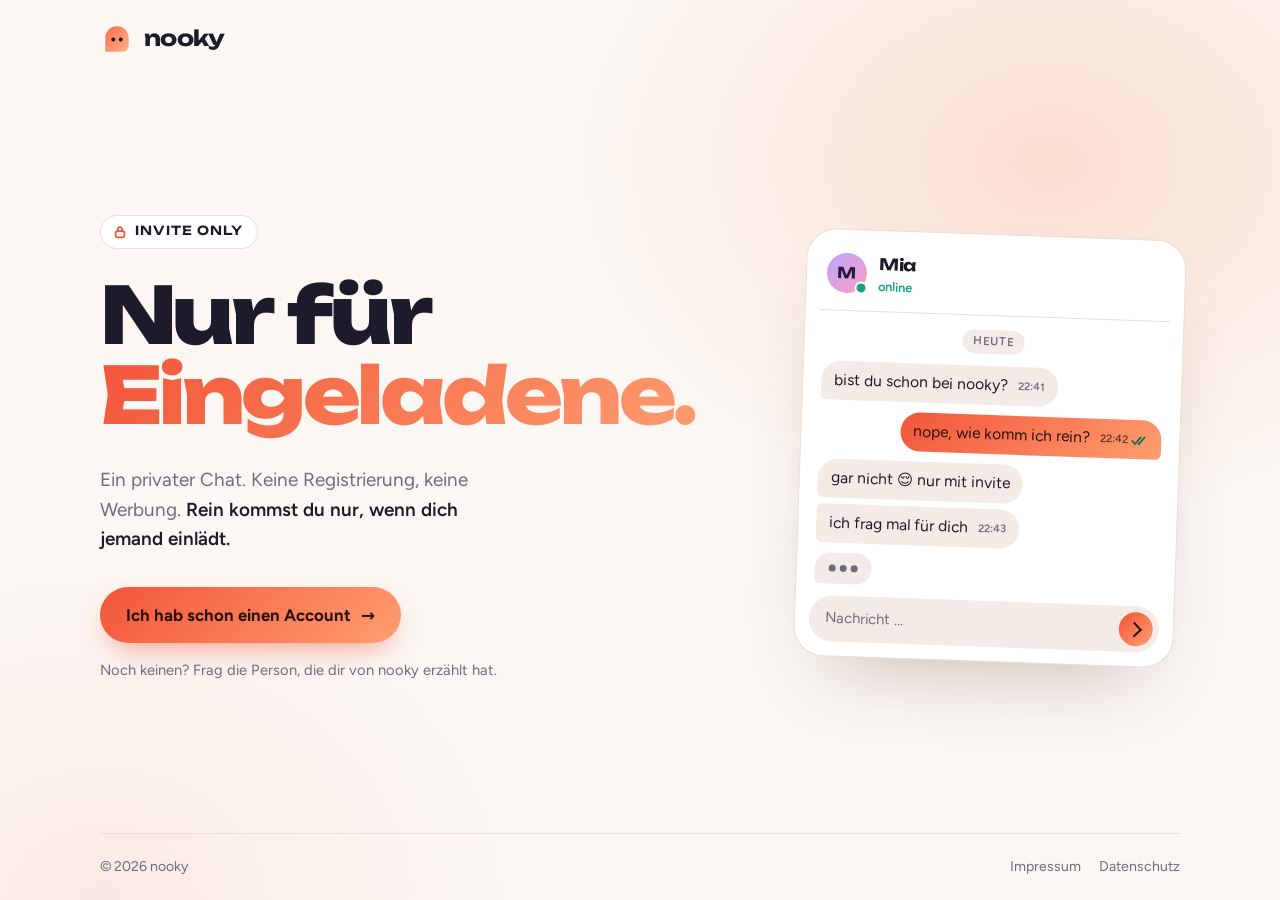
<file: landing/index.html>
<!doctype html>
<html lang="de">
<head>
<meta charset="utf-8">
<meta name="viewport" content="width=device-width, initial-scale=1, viewport-fit=cover">
<title>nooky – invite only</title>
<meta name="description" content="nooky ist ein privater Chat. Rein kommst du nur mit Einladung.">
<meta name="theme-color" content="#12111b" media="(prefers-color-scheme: dark)">
<meta name="theme-color" content="#fbf7f3" media="(prefers-color-scheme: light)">
<meta name="color-scheme" content="dark light">
<link rel="icon" href="brand/icon.svg" type="image/svg+xml">
<link rel="icon" href="brand/icon-32.png" sizes="32x32" type="image/png">
<link rel="apple-touch-icon" href="brand/icon-180.png">
<link rel="preload" href="fonts/unbounded.woff2" as="font" type="font/woff2" crossorigin>
<link rel="preload" href="fonts/figtree.woff2" as="font" type="font/woff2" crossorigin>
<link rel="stylesheet" href="style.css">
</head>
<body>
<header class="top">
  <a class="brand" href="/" aria-label="nooky – Startseite">
    <img src="brand/mark.svg" alt="" width="34" height="34">
    <span>nooky</span>
  </a>
</header>

<main class="hero">
  <section class="intro">
    <p class="pill">
      <svg viewBox="0 0 16 16" fill="none" stroke="currentColor" stroke-width="2" stroke-linecap="round" aria-hidden="true"><rect x="3" y="7" width="10" height="7" rx="2"/><path d="M5.5 7V5a2.5 2.5 0 0 1 5 0v2"/></svg>
      Invite only
    </p>
    <h1>Nur für <em>Eingeladene.</em></h1>
    <p class="lead">Ein privater Chat. Keine Registrierung, keine Werbung. <strong>Rein kommst du nur, wenn dich jemand einlädt.</strong></p>
    <a class="cta" href="https://chat.nooky.cc">Ich hab schon einen Account <span aria-hidden="true">→</span></a>
    <p class="sub">Noch keinen? Frag die Person, die dir von nooky erzählt hat.</p>
  </section>

  <div class="phone" aria-hidden="true">
    <div class="who">
      <div class="avatar"><span>M</span><i></i></div>
      <div><b>Mia</b><small>online</small></div>
    </div>
    <div class="chat">
      <p class="day">heute</p>
      <div class="msg in">bist du schon bei nooky?<time>22:41</time></div>
      <div class="msg out">nope, wie komm ich rein?<time>22:42 <svg class="ticks" viewBox="0 0 20 12" fill="none" stroke="currentColor" stroke-width="2" stroke-linecap="round" stroke-linejoin="round"><path d="M1 6.5 4.5 10 11 2"/><path d="M8.5 9.5 9 10l6.5-8"/></svg></time></div>
      <div class="msg in">gar nicht 😌 nur mit invite</div>
      <div class="msg in">ich frag mal für dich<time>22:43</time></div>
      <div class="typing"><span></span><span></span><span></span></div>
    </div>
    <div class="composer"><span>Nachricht …</span><b></b></div>
  </div>
</main>

<footer>
  <span>© 2026 nooky</span>
  <nav><a href="impressum.html">Impressum</a><a href="datenschutz.html">Datenschutz</a></nav>
</footer>
</body>
</html>
</file>
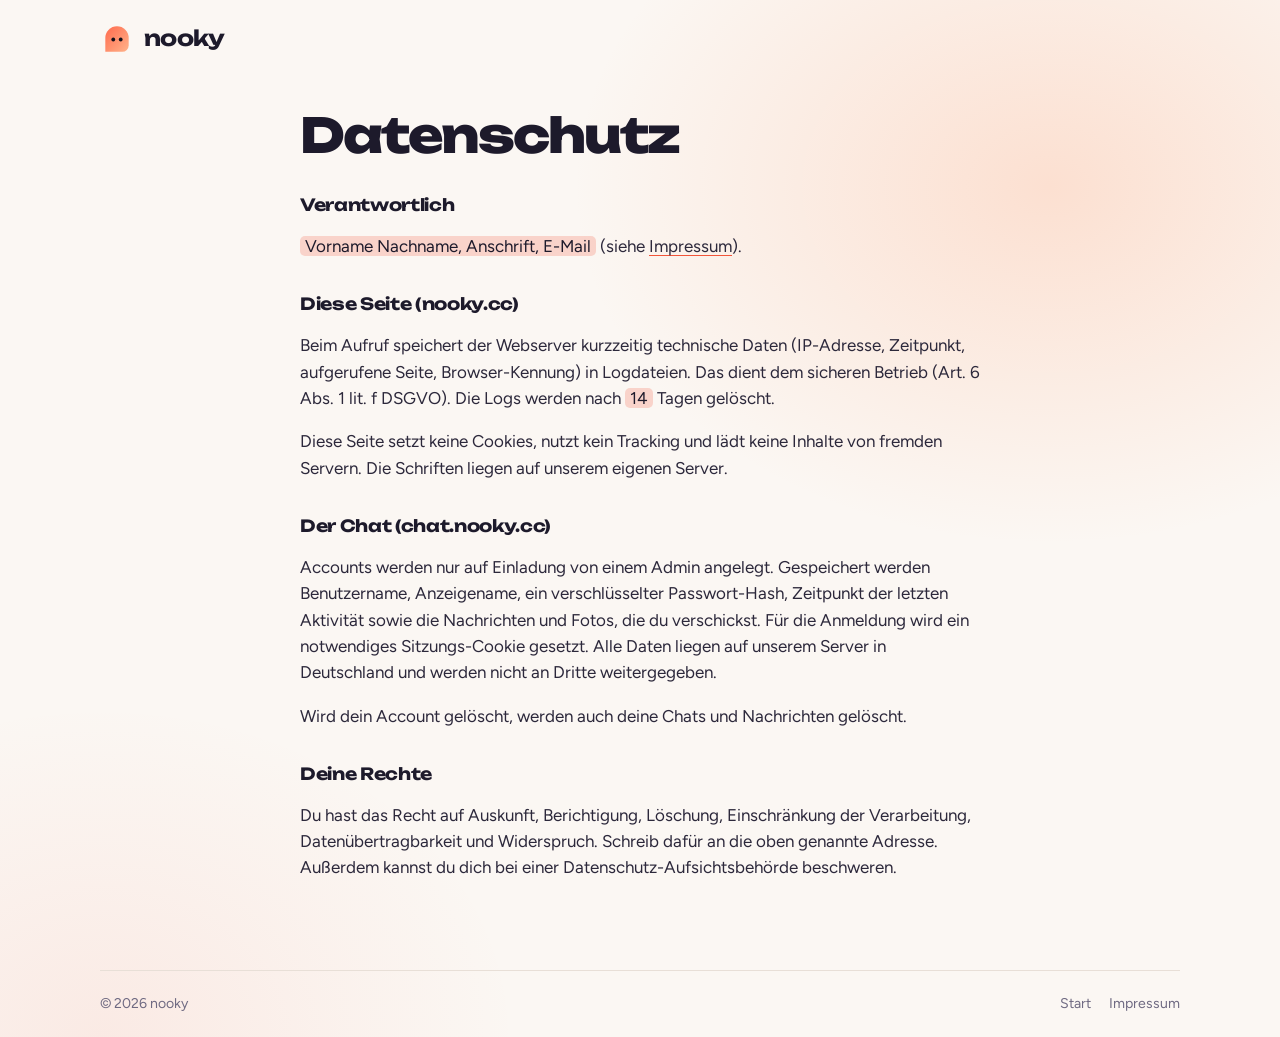
<file: landing/datenschutz.html>
<!doctype html>
<html lang="de">
<head>
<meta charset="utf-8">
<meta name="viewport" content="width=device-width, initial-scale=1, viewport-fit=cover">
<title>Datenschutz · nooky</title>
<meta name="robots" content="noindex">
<meta name="theme-color" content="#12111b" media="(prefers-color-scheme: dark)">
<meta name="theme-color" content="#fbf7f3" media="(prefers-color-scheme: light)">
<meta name="color-scheme" content="dark light">
<link rel="icon" href="brand/icon.svg" type="image/svg+xml">
<link rel="icon" href="brand/icon-32.png" sizes="32x32" type="image/png">
<link rel="apple-touch-icon" href="brand/icon-180.png">
<link rel="stylesheet" href="style.css">
</head>
<body>
<header class="top">
  <a class="brand" href="/" aria-label="nooky – Startseite">
    <img src="brand/mark.svg" alt="" width="34" height="34">
    <span>nooky</span>
  </a>
</header>
<main class="doc">
  <h1>Datenschutz</h1>

  <h2>Verantwortlich</h2>
  <p><span class="todo">Vorname Nachname, Anschrift, E-Mail</span> (siehe <a href="impressum.html">Impressum</a>).</p>

  <h2>Diese Seite (nooky.cc)</h2>
  <p>Beim Aufruf speichert der Webserver kurzzeitig technische Daten (IP-Adresse, Zeitpunkt, aufgerufene Seite, Browser-Kennung) in Logdateien. Das dient dem sicheren Betrieb (Art. 6 Abs. 1 lit. f DSGVO). Die Logs werden nach <span class="todo">14</span> Tagen gelöscht.</p>
  <p>Diese Seite setzt keine Cookies, nutzt kein Tracking und lädt keine Inhalte von fremden Servern. Die Schriften liegen auf unserem eigenen Server.</p>

  <h2>Der Chat (chat.nooky.cc)</h2>
  <p>Accounts werden nur auf Einladung von einem Admin angelegt. Gespeichert werden Benutzername, Anzeigename, ein verschlüsselter Passwort-Hash, Zeitpunkt der letzten Aktivität sowie die Nachrichten und Fotos, die du verschickst. Für die Anmeldung wird ein notwendiges Sitzungs-Cookie gesetzt. Alle Daten liegen auf unserem Server in Deutschland und werden nicht an Dritte weitergegeben.</p>
  <p>Wird dein Account gelöscht, werden auch deine Chats und Nachrichten gelöscht.</p>

  <h2>Deine Rechte</h2>
  <p>Du hast das Recht auf Auskunft, Berichtigung, Löschung, Einschränkung der Verarbeitung, Datenübertragbarkeit und Widerspruch. Schreib dafür an die oben genannte Adresse. Außerdem kannst du dich bei einer Datenschutz-Aufsichtsbehörde beschweren.</p>
</main>
<footer>
  <span>© 2026 nooky</span>
  <nav><a href="/">Start</a><a href="impressum.html">Impressum</a></nav>
</footer>
</body>
</html>
</file>
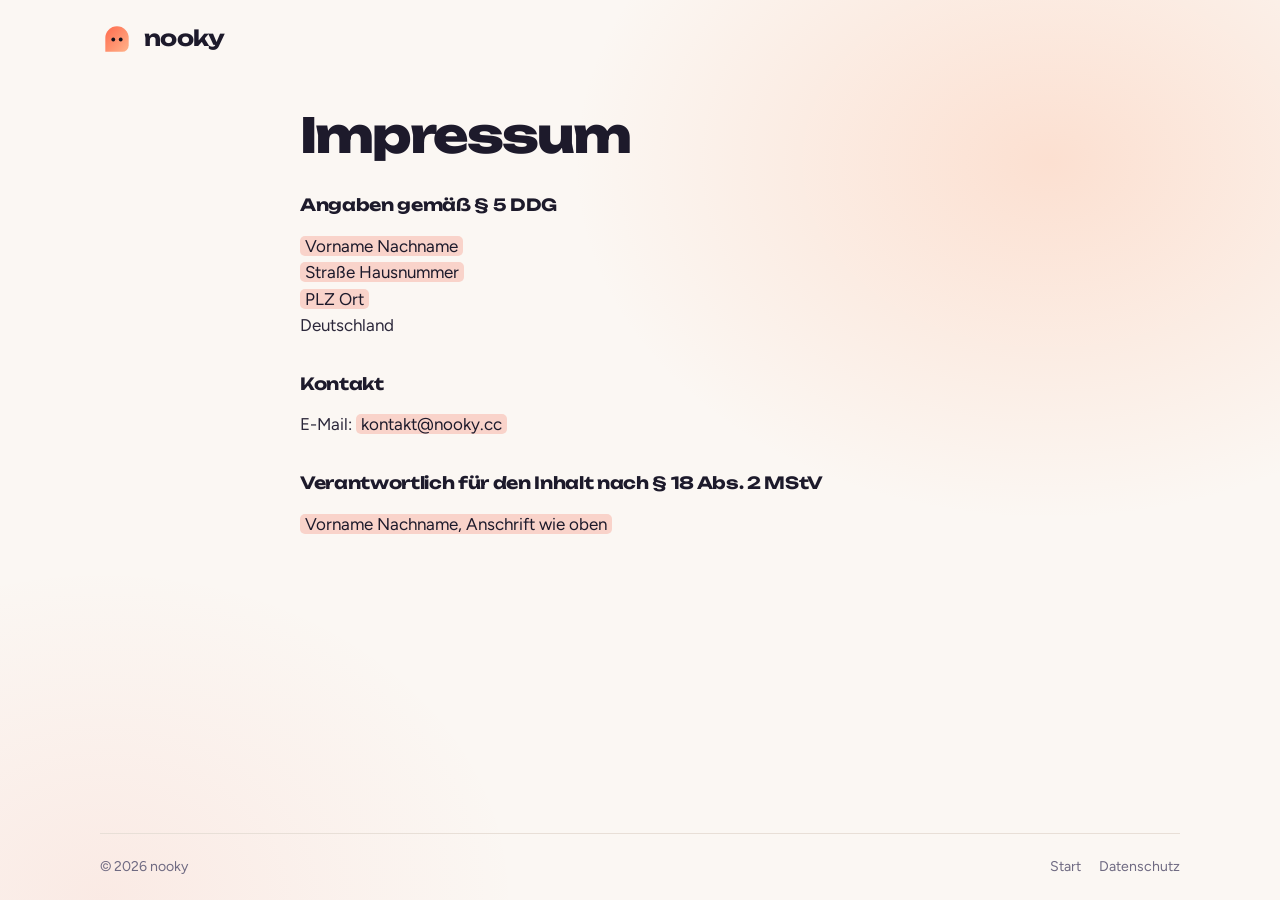
<file: landing/impressum.html>
<!doctype html>
<html lang="de">
<head>
<meta charset="utf-8">
<meta name="viewport" content="width=device-width, initial-scale=1, viewport-fit=cover">
<title>Impressum · nooky</title>
<meta name="robots" content="noindex">
<meta name="theme-color" content="#12111b" media="(prefers-color-scheme: dark)">
<meta name="theme-color" content="#fbf7f3" media="(prefers-color-scheme: light)">
<meta name="color-scheme" content="dark light">
<link rel="icon" href="brand/icon.svg" type="image/svg+xml">
<link rel="icon" href="brand/icon-32.png" sizes="32x32" type="image/png">
<link rel="apple-touch-icon" href="brand/icon-180.png">
<link rel="stylesheet" href="style.css">
</head>
<body>
<header class="top">
  <a class="brand" href="/" aria-label="nooky – Startseite">
    <img src="brand/mark.svg" alt="" width="34" height="34">
    <span>nooky</span>
  </a>
</header>
<main class="doc">
  <h1>Impressum</h1>
  <h2>Angaben gemäß § 5 DDG</h2>
  <p>
    <span class="todo">Vorname Nachname</span><br>
    <span class="todo">Straße Hausnummer</span><br>
    <span class="todo">PLZ Ort</span><br>
    Deutschland
  </p>
  <h2>Kontakt</h2>
  <p>E-Mail: <span class="todo">kontakt@nooky.cc</span></p>
  <h2>Verantwortlich für den Inhalt nach § 18 Abs. 2 MStV</h2>
  <p><span class="todo">Vorname Nachname, Anschrift wie oben</span></p>
</main>
<footer>
  <span>© 2026 nooky</span>
  <nav><a href="/">Start</a><a href="datenschutz.html">Datenschutz</a></nav>
</footer>
</body>
</html>
</file>
<file: landing/style.css>
@font-face { font-family: "Unbounded"; font-weight: 500 800; font-style: normal; font-display: swap;
  src: url("fonts/unbounded.woff2") format("woff2"); }
@font-face { font-family: "Figtree"; font-weight: 400 700; font-style: normal; font-display: swap;
  src: url("fonts/figtree.woff2") format("woff2"); }

:root {
  --bg: #12111b;
  --surface: #1b1a27;
  --surface-2: #252336;
  --line: #322f47;
  --fg: #f4f1fa;
  --muted: #a39fbd;
  --glut-a: #ff6a4d;
  --glut-b: #ffb38a;
  --glut: linear-gradient(135deg, var(--glut-a), var(--glut-b));
  --on-glut: #2a120b;
  --mint: #5ee0b5;
  --mint-dark: #0f7a58;
  --glow: color-mix(in srgb, var(--glut-a) 22%, transparent);
  --glow-2: color-mix(in srgb, var(--glut-b) 10%, transparent);
  --shadow: 0 40px 90px -40px rgba(0, 0, 0, .8);
  --display: "Unbounded", "Arial Black", system-ui, sans-serif;
  --body: "Figtree", system-ui, -apple-system, "Segoe UI", sans-serif;
  color-scheme: dark;
}
@media (prefers-color-scheme: light) {
  :root {
    --bg: #fbf7f3;
    --surface: #fff;
    --surface-2: #f3ece6;
    --line: #e8dfd7;
    --fg: #1d1a2b;
    --muted: #6f6a82;
    --glut-a: #f2553a;
    --glut-b: #ff9e70;
    --mint: #12a37a;
    --mint-dark: #0b6b4f;
    --glow: color-mix(in srgb, var(--glut-b) 26%, transparent);
    --glow-2: color-mix(in srgb, var(--glut-a) 8%, transparent);
    --shadow: 0 40px 80px -40px rgba(90, 50, 30, .35);
    color-scheme: light;
  }
}

* { box-sizing: border-box; }
html { -webkit-text-size-adjust: 100%; }
html, body { min-height: 100%; }
body {
  margin: 0; min-height: 100vh; min-height: 100dvh;
  background: var(--bg); color: var(--fg);
  font: 17px/1.55 var(--body);
  display: flex; flex-direction: column;
  padding: 0 max(20px, env(safe-area-inset-right)) 0 max(20px, env(safe-area-inset-left));
  overflow-x: hidden;
  position: relative; isolation: isolate;
}
/* Warmer Lampenschein – die Nachtecke */
body::before {
  content: ""; position: absolute; inset: 0; z-index: -1; overflow: hidden; pointer-events: none;
  background:
    radial-gradient(60vmax 45vmax at 82% 18%, var(--glow), transparent 62%),
    radial-gradient(50vmax 40vmax at 8% 100%, var(--glow-2), transparent 65%);
}
a { color: inherit; }
:focus-visible { outline: 3px solid var(--glut-b); outline-offset: 3px; border-radius: 10px; }

.top, .hero, footer { width: 100%; max-width: 1080px; margin-inline: auto; }

/* Kopf mit Marke */
.top { padding-top: 22px; }
.brand {
  display: inline-flex; align-items: center; gap: 10px;
  text-decoration: none;
}
.brand img { width: 34px; height: 34px; display: block; }
.brand span { font: 700 1.35rem/1 var(--display); letter-spacing: -.03em; }

/* Hauptbereich */
.hero {
  flex: 1;
  display: grid; grid-template-columns: minmax(0, 1.2fr) minmax(0, .8fr); gap: 56px; align-items: center;
  padding-block: 56px;
}
.intro { min-width: 0; }
.pill {
  display: inline-flex; align-items: center; gap: 8px;
  font: 600 .78rem/1 var(--display); letter-spacing: .08em; text-transform: uppercase;
  color: var(--fg); background: var(--surface);
  border: 1px solid var(--line);
  padding: 9px 14px 9px 12px; border-radius: 99px; margin: 0 0 26px;
}
.pill svg { width: 14px; height: 14px; color: var(--glut-a); }
h1 {
  font: 800 clamp(2.4rem, 7.4vw, 4.9rem)/1.02 var(--display); letter-spacing: -.045em;
  margin: 0 0 26px;
}
h1 em {
  font-style: normal; display: block;
  background: var(--glut); -webkit-background-clip: text; background-clip: text; color: transparent;
  padding-bottom: .06em;
}
.lead { font-size: 1.18rem; color: var(--muted); max-width: 32ch; margin: 0 0 34px; }
.lead strong { color: var(--fg); font-weight: 600; }
.cta {
  display: inline-flex; align-items: center; gap: 10px;
  background: var(--glut); color: var(--on-glut); text-decoration: none;
  font-weight: 700; font-size: 1.05rem; padding: 15px 26px; border-radius: 99px;
  box-shadow: 0 12px 30px -12px color-mix(in srgb, var(--glut-a) 70%, transparent);
  transition: transform .18s ease, box-shadow .18s ease;
}
.cta span { transition: transform .18s ease; }
.cta:hover { transform: translateY(-2px); box-shadow: 0 16px 34px -12px color-mix(in srgb, var(--glut-a) 80%, transparent); }
.cta:hover span { transform: translateX(3px); }
.cta:focus-visible { border-radius: 99px; outline-color: var(--fg); }
.sub { margin: 16px 0 0; font-size: .92rem; color: var(--muted); }

/* Chat-Vorschau – sieht aus wie die App */
.phone {
  background: var(--surface); border: 1px solid var(--line); border-radius: 30px;
  padding: 14px; display: flex; flex-direction: column;
  box-shadow: var(--shadow);
  transform: rotate(2deg);
  max-width: 380px; width: 100%; justify-self: end;
}
.who {
  display: flex; align-items: center; gap: 12px;
  padding: 6px 6px 14px; border-bottom: 1px solid var(--line);
}
.avatar {
  position: relative; flex: none;
  width: 40px; height: 40px; border-radius: 50%;
  background: linear-gradient(135deg, #b9a4ff, #ff9ec4);
  display: grid; place-items: center;
}
.avatar span { font: 700 .95rem/1 var(--display); color: #241a3a; }
.avatar i {
  position: absolute; right: -1px; bottom: -1px;
  width: 13px; height: 13px; border-radius: 50%;
  background: var(--mint); border: 2.5px solid var(--surface);
}
.who b { font: 700 1rem/1.2 var(--display); letter-spacing: -.02em; }
.who small { display: block; color: var(--mint); font-size: .8rem; font-weight: 600; }

.chat { display: flex; flex-direction: column; gap: 6px; padding: 14px 4px 12px; }
.day {
  align-self: center; margin: 0 0 6px;
  font-size: .72rem; font-weight: 600; letter-spacing: .06em; text-transform: uppercase;
  color: var(--muted); background: var(--surface-2); padding: 3px 10px; border-radius: 99px;
}
.msg {
  max-width: 82%; padding: 9px 13px; border-radius: 20px;
  font-size: .97rem; line-height: 1.35; overflow-wrap: anywhere;
}
.msg time {
  display: inline-flex; align-items: center; gap: 3px; float: right;
  margin: 6px 0 -3px 10px; font-size: .68rem; font-weight: 600; line-height: 1;
}
.in  { background: var(--surface-2); color: var(--fg); align-self: flex-start; border-bottom-left-radius: 6px; }
.in time { color: var(--muted); }
.in + .in { border-top-left-radius: 6px; }
.out {
  background: var(--glut); color: var(--on-glut); align-self: flex-end;
  border-bottom-right-radius: 6px; margin-block: 4px;
}
.out time { color: color-mix(in srgb, var(--on-glut) 70%, transparent); }
.ticks { width: 17px; height: 11px; color: var(--mint-dark); }

.typing {
  align-self: flex-start; display: flex; gap: 4px;
  background: var(--surface-2); padding: 12px 14px; border-radius: 20px; border-bottom-left-radius: 6px;
  margin-top: 4px;
}
.typing span {
  width: 7px; height: 7px; border-radius: 50%; background: var(--muted);
  animation: blink 1.3s infinite ease-in-out;
}
.typing span:nth-child(2) { animation-delay: .18s; }
.typing span:nth-child(3) { animation-delay: .36s; }
@keyframes blink { 0%, 60%, 100% { opacity: .35; transform: translateY(0); } 30% { opacity: 1; transform: translateY(-3px); } }

.composer {
  display: flex; align-items: center; gap: 10px;
  background: var(--surface-2); border-radius: 99px; padding: 6px 6px 6px 16px;
  color: var(--muted); font-size: .92rem;
}
.composer span { flex: 1; }
.composer b {
  width: 34px; height: 34px; border-radius: 50%; background: var(--glut); position: relative;
}
.composer b::after {
  content: ""; position: absolute; inset: 0; margin: auto;
  width: 9px; height: 9px; border: solid var(--on-glut); border-width: 2.5px 2.5px 0 0;
  transform: translate(-2px, 1px) rotate(45deg);
}

/* Fuß */
footer {
  display: flex; flex-wrap: wrap; gap: 8px 22px; justify-content: space-between;
  padding: 22px 0 max(22px, env(safe-area-inset-bottom));
  border-top: 1px solid var(--line); font-size: .88rem; color: var(--muted);
}
footer nav { display: flex; gap: 18px; }
footer a { text-decoration: none; }
footer a:hover { color: var(--fg); }

@media (max-width: 820px) {
  .hero { grid-template-columns: minmax(0, 1fr); gap: 48px; padding-block: 40px 56px; }
  .phone { justify-self: center; transform: rotate(1.5deg); max-width: 360px; }
}
@media (max-width: 400px) {
  body { padding-inline: 16px; }
  .lead { font-size: 1.08rem; }
  .cta { padding: 14px 20px; font-size: 1rem; }
  .phone { transform: none; }
}
@media (prefers-reduced-motion: reduce) {
  .cta, .cta span { transition: none; }
  .cta:hover, .cta:hover span { transform: none; }
  .typing span { animation: none; opacity: .6; }
}

/* Textseiten (Impressum, Datenschutz) */
.doc { flex: 1; width: 100%; max-width: 680px; margin: 0 auto; padding-block: 48px 72px; }
.doc h1 { font-size: clamp(1.9rem, 7vw, 3rem); margin-bottom: 18px; }
.doc h2 { font: 700 1.05rem/1.3 var(--display); letter-spacing: -.02em; margin: 34px 0 8px; }
.doc p, .doc li { color: color-mix(in srgb, var(--fg) 82%, var(--muted)); }
.doc a { text-decoration-color: var(--glut-a); text-underline-offset: 3px; }
.doc a:hover { color: var(--glut-a); }
.todo {
  background: color-mix(in srgb, var(--glut-a) 22%, transparent); color: var(--fg);
  padding: 0 5px; border-radius: 5px; box-decoration-break: clone; -webkit-box-decoration-break: clone;
}
</file>
